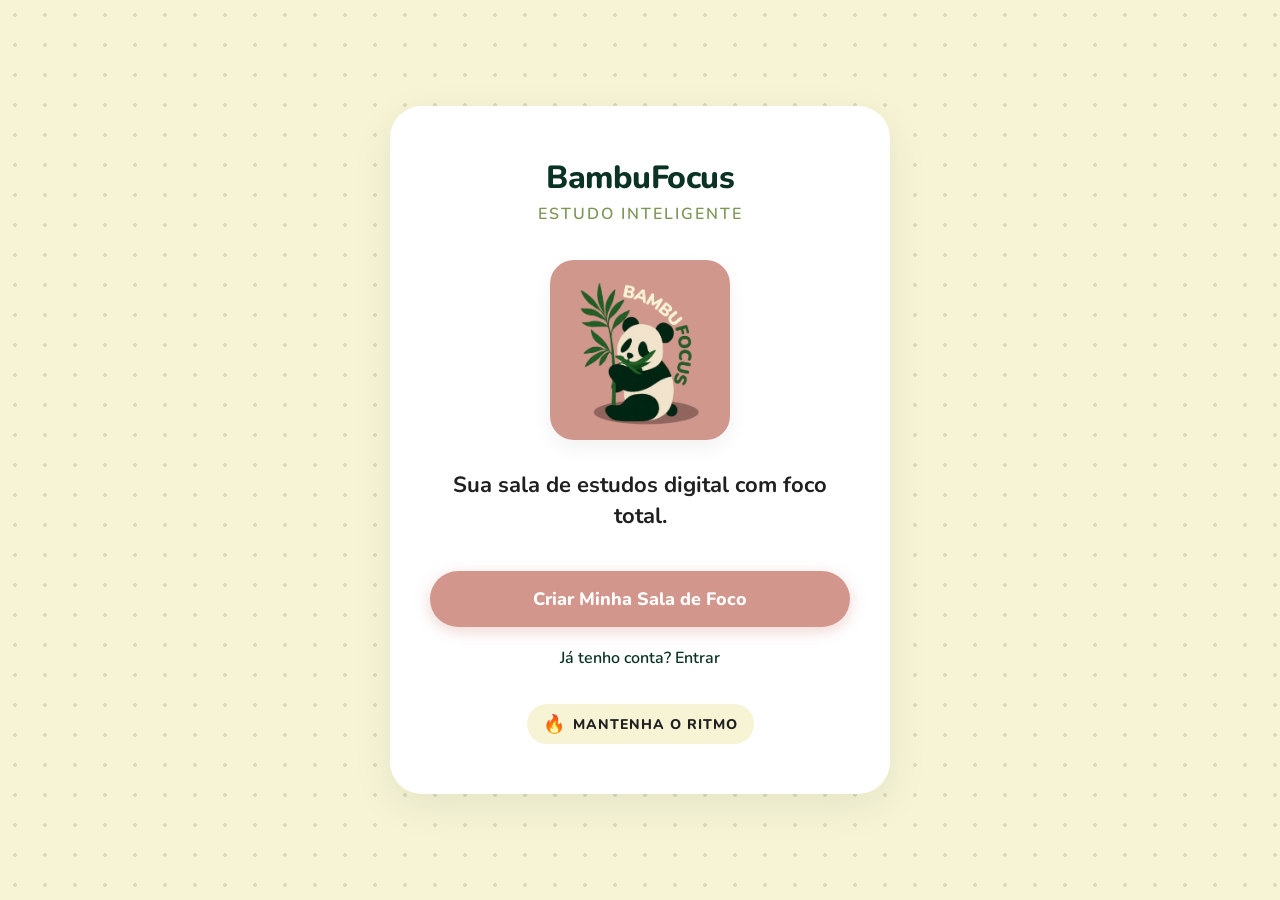
<file: index.html>
<!DOCTYPE html>
<html lang="pt-BR">
<head>
    <meta charset="UTF-8">
    <meta name="viewport" content="width=device-width, initial-scale=1.0">
    <title>BambuFocus | Estudo Inteligente</title>
    <link rel="preconnect" href="https://fonts.googleapis.com">
    <link rel="preconnect" href="https://fonts.gstatic.com" crossorigin>
    <link href="https://fonts.googleapis.com/css2?family=Nunito:wght@300;400;600;700;800&display=swap" rel="stylesheet">
    <link rel="stylesheet" href="global.css">
    <link rel="stylesheet" href="auth.css">
</head>
<body class="auth-body">

    <div class="app-card">
        
        <header class="app-header">
            <h1 class="logo-text">BambuFocus</h1>
            <span class="tagline">Estudo Inteligente</span>
        </header>

        <main class="app-hero">
            <img src="assets/bambufocus-logo-curvo.png" alt="Logo BambuFocus Panda" class="hero-logo">
            <h2 class="hero-title">Sua sala de estudos digital com foco total.</h2>
        </main>

        <footer class="app-actions">
            <a href="cadastro.html" class="btn-primary" style="display: block; text-decoration: none;">Criar Minha Sala de Foco</a>
            <a href="login.html" class="login-link">Já tenho conta? Entrar</a>
            
            <div class="foguinho-container">
                <span class="foguinho-icon">🔥</span>
                <span class="foguinho-text">MANTENHA O RITMO</span>
            </div>
        </footer>

    </div>

</body>
</html>
</file>
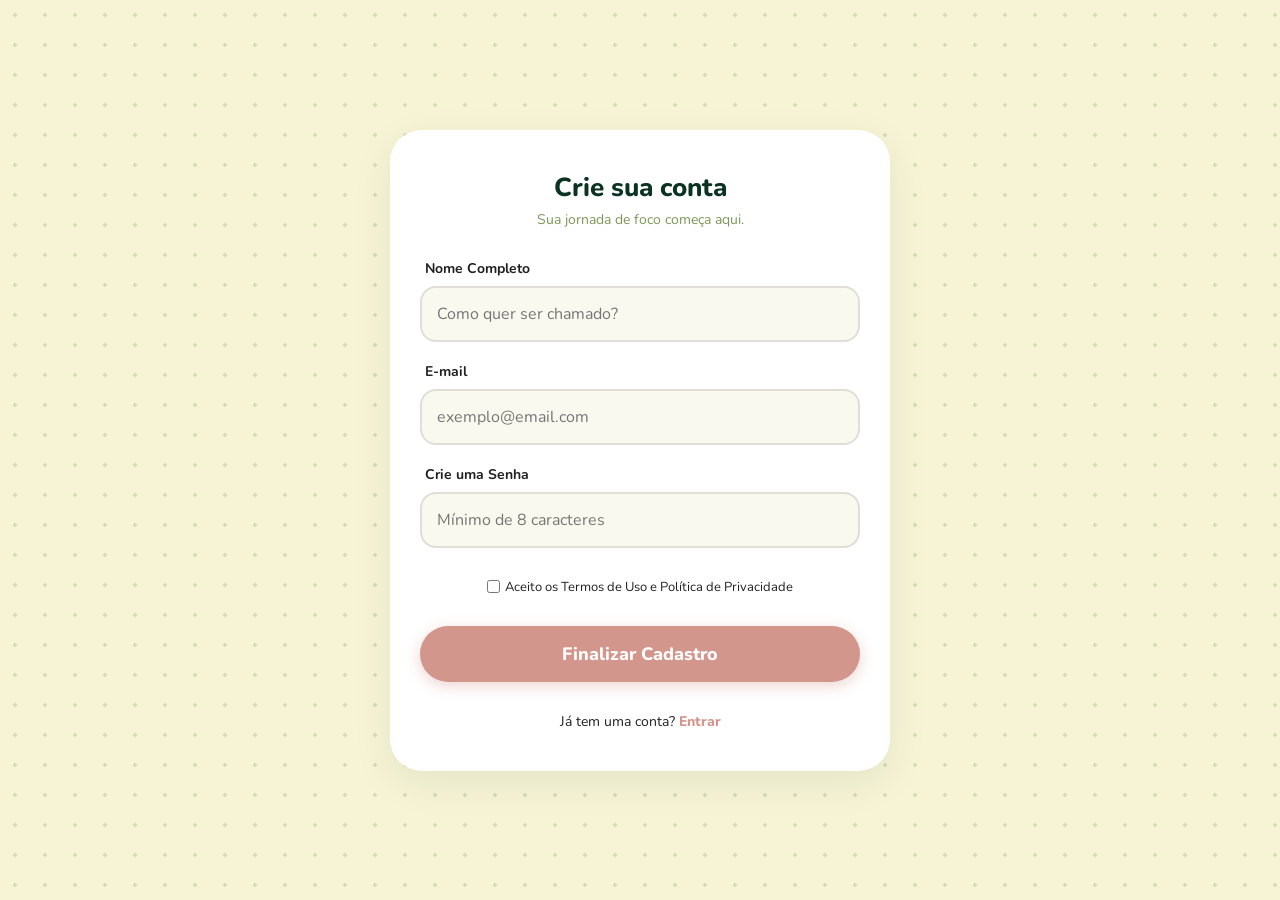
<file: cadastro.html>
<!DOCTYPE html>
<html lang="pt-BR">
<head>
    <meta charset="UTF-8">
    <meta name="viewport" content="width=device-width, initial-scale=1.0">
    <title>Cadastro | BambuFocus</title>
    <link rel="preconnect" href="https://fonts.googleapis.com">
    <link rel="preconnect" href="https://fonts.gstatic.com" crossorigin>
    <link href="https://fonts.googleapis.com/css2?family=Nunito:wght@300;400;600;700;800&display=swap" rel="stylesheet">
    
   <link rel="stylesheet" href="global.css">
    <link rel="stylesheet" href="auth.css">
</head>
<body class="auth-body">

    <div class="app-card login-card">
        
        <header class="auth-header">
            <h2 class="auth-title">Crie sua conta</h2>
            <p class="auth-subtitle">Sua jornada de foco começa aqui.</p>
        </header>

        <form class="auth-form">
            
            <div class="input-group">
                <label for="nome">Nome Completo</label>
                <input type="text" id="nome" placeholder="Como quer ser chamado?" required>
            </div>

            <div class="input-group">
                <label for="email">E-mail</label>
                <input type="email" id="email" placeholder="exemplo@email.com" required>
            </div>

            <div class="input-group">
                <label for="password">Crie uma Senha</label>
                <input type="password" id="password" placeholder="Mínimo de 8 caracteres" minlength="8" required>
            </div>

            <div class="form-options" style="margin-top: 10px; justify-content: center;">
                <label class="remember-me">
                    <input type="checkbox" required> Aceito os Termos de Uso e Política de Privacidade
                </label>
            </div>

            <button type="submit" class="btn-primary">Finalizar Cadastro</button>

        </form>

        <footer class="auth-footer" style="text-align: center;">
            <p>Já tem uma conta? <a href="login.html" class="signup-link">Entrar</a></p>
        </footer>

    </div>

</body>
</html>
</file>
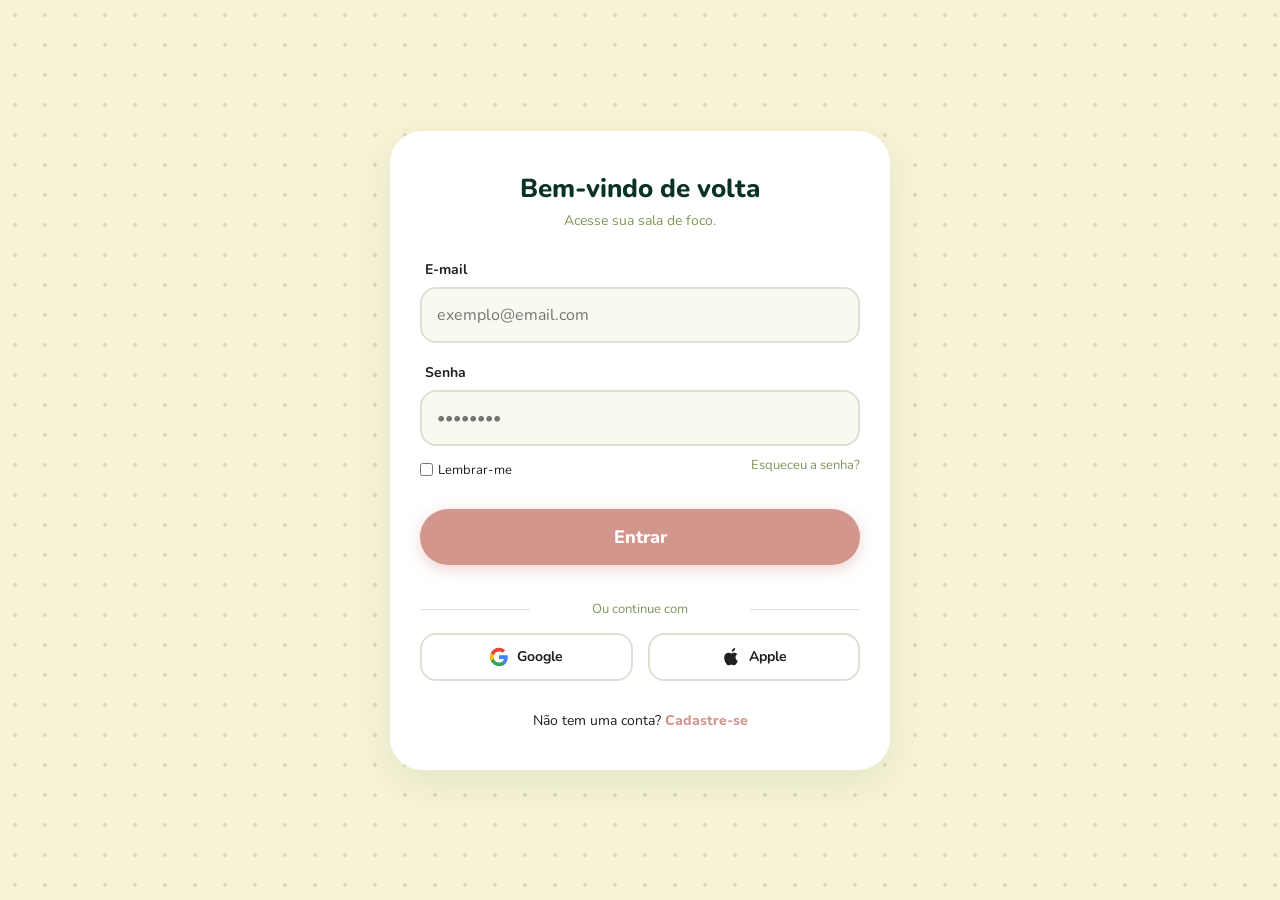
<file: login.html>
<!DOCTYPE html>
<html lang="pt-BR">
<head>
    <meta charset="UTF-8">
    <meta name="viewport" content="width=device-width, initial-scale=1.0">
    <title>Entrar | BambuFocus</title>
    <link rel="preconnect" href="https://fonts.googleapis.com">
    <link rel="preconnect" href="https://fonts.gstatic.com" crossorigin>
    <link href="https://fonts.googleapis.com/css2?family=Nunito:wght@300;400;600;700;800&display=swap" rel="stylesheet">
    
   <link rel="stylesheet" href="global.css">
    <link rel="stylesheet" href="auth.css">
</head>
<body class="auth-body">

    <div class="app-card login-card">
        
        <header class="auth-header">
            <h2 class="auth-title">Bem-vindo de volta</h2>
            <p class="auth-subtitle">Acesse sua sala de foco.</p>
        </header>

       <form class="auth-form">
            
            <div class="input-group">
                <label for="email">E-mail</label>
                <input type="email" id="email" placeholder="exemplo@email.com" required>
            </div>

            <div class="input-group">
                <label for="password">Senha</label>
                <input type="password" id="password" placeholder="••••••••" required>
            </div>

            <div class="form-options">
                <label class="remember-me">
                    <input type="checkbox"> Lembrar-me
                </label>
                <a href="#" class="forgot-password">Esqueceu a senha?</a>
            </div>

            <button type="submit" class="btn-primary">Entrar</button>

            <div class="social-login-section">
                <p class="social-text">Ou continue com</p>
                <div class="social-buttons">
                    
                    <button type="button" class="btn-social google-btn">
                        <svg class="social-icon" xmlns="http://www.w3.org/2000/svg" viewBox="0 0 24 24">
                            <path fill="#4285F4" d="M22.56 12.25c0-.78-.07-1.53-.2-2.25H12v4.26h5.92c-.26 1.37-1.04 2.53-2.21 3.31v2.77h3.57c2.08-1.92 3.28-4.74 3.28-8.09z"/>
                            <path fill="#34A853" d="M12 23c2.97 0 5.46-.98 7.28-2.66l-3.57-2.77c-.98.66-2.23 1.06-3.71 1.06-2.86 0-5.29-1.93-6.16-4.53H2.18v2.84C3.99 20.53 7.7 23 12 23z"/>
                            <path fill="#FBBC05" d="M5.84 14.09c-.22-.66-.35-1.36-.35-2.09s.13-1.43.35-2.09V7.06H2.18C1.43 8.55 1 10.22 1 12s.43 3.45 1.18 4.94l2.85-2.22.81-.63z"/>
                            <path fill="#EA4335" d="M12 5.38c1.62 0 3.06.56 4.21 1.64l3.15-3.15C17.45 2.09 14.97 1 12 1 7.7 1 3.99 3.47 2.18 7.06l3.66 2.84c.87-2.6 3.3-4.52 6.16-4.52z"/>
                        </svg>
                        Google
                    </button>

                    <button type="button" class="btn-social apple-btn">
                        <svg class="social-icon" xmlns="http://www.w3.org/2000/svg" viewBox="0 0 24 24">
                            <path fill="currentColor" d="M18.71 19.5c-.83 1.24-1.71 2.45-3.05 2.47-1.34.03-1.77-.79-3.29-.79-1.53 0-2 .77-3.27.82-1.31.05-2.3-1.32-3.14-2.53C4.25 17 2.94 12.45 4.7 9.39c.87-1.52 2.43-2.48 4.12-2.51 1.28-.02 2.5.87 3.29.87.78 0 2.26-1.07 3.81-.91.65.03 2.47.26 3.64 1.98-.09.06-2.17 1.28-2.15 3.81.03 3.02 2.65 4.03 2.68 4.04-.03.07-.42 1.44-1.38 2.83M15.97 4.17c.66-.81 1.11-1.93.99-3.06-1 .04-2.21.67-2.93 1.49-.64.74-1.2 1.88-1.05 2.99 1.11.09 2.24-.55 2.99-1.42z"/>
                        </svg>
                        Apple
                    </button>
                </div>
            </div>

        </form>

        <footer class="auth-footer">
            <p>Não tem uma conta? <a href="#" class="signup-link">Cadastre-se</a></p>
        </footer>

    </div>

</body>
</html>
</file>
<file: global.css>
:root {
    --verde-escuro: #0a3323;
    --verde-bambu: #7d9757;
    --creme: #f7f4d5;
    --rosa-poeira: #d3968c;
    --azul-petroleo: #115361;
    --quase-preto: #202020;
    --branco-puro: #ffffff;
}

* {
    margin: 0;
    padding: 0;
    box-sizing: border-box;
    font-family: 'Nunito', sans-serif;
}

body {
    background-color: var(--creme);
}

.btn-primary {
    background-color: var(--rosa-poeira);
    color: var(--branco-puro);
    font-size: 18px; 
    font-weight: 800; 
    border: none;
    padding: 16px 20px; 
    border-radius: 100px;
    cursor: pointer;
    transition: all 0.3s ease;
    width: 100%;
    box-shadow: 0 4px 15px rgba(211, 150, 140, 0.4);
    text-align: center;
}

.btn-primary:hover {
    background-color: var(--azul-petroleo);
    transform: translateY(-2px);
    box-shadow: 0 6px 20px rgba(17, 83, 97, 0.3);
}

.btn-outline {
    background-color: transparent;
    color: var(--rosa-poeira);
    border: 2px solid var(--rosa-poeira);
    box-shadow: none;
}

.btn-outline:hover {
    background-color: var(--rosa-poeira);
    color: var(--branco-puro);
    box-shadow: 0 4px 15px rgba(211, 150, 140, 0.4);
}

.btn-primary:hover {
    background: linear-gradient(180deg, rgba(255,255,255,0.2) 0%, rgba(255,255,255,0) 100%), var(--azul-petroleo);
    transform: translateY(-2px);
    box-shadow: 
        inset 0 3px 4px rgba(255, 255, 255, 0.6),
        inset 0 -3px 4px rgba(0, 0, 0, 0.15),
        0 10px 25px rgba(17, 83, 97, 0.4);
}
</file>
<file: auth.css>
.auth-body {
    background-image: radial-gradient(rgba(125, 151, 87, 0.25) 2px, transparent 2px);
    background-size: 30px 30px;
    display: flex;
    justify-content: center;
    align-items: center;
    min-height: 100vh;
    padding: 20px;
}

.app-card {
    background-color: var(--branco-puro);
    width: 100%;
    max-width: 500px; 
    border-radius: 32px; 
    box-shadow: 0 12px 40px rgba(10, 51, 35, 0.08); 
    padding: 50px 40px; 
    display: flex;
    flex-direction: column;
    align-items: center;
}

.app-header {
    display: flex;
    flex-direction: column;
    align-items: center;
    margin-bottom: 35px;
    gap: 4px;
}

.logo-text {
    font-size: 32px; 
    font-weight: 800; 
    color: var(--verde-escuro);
    letter-spacing: -0.5px;
}

.tagline {
    font-size: 16px;
    font-weight: 600; 
    color: var(--verde-bambu);
    text-transform: uppercase;
    letter-spacing: 2px;
}

.app-hero {
    text-align: center;
    margin-bottom: 40px;
    display: flex;
    flex-direction: column;
    align-items: center;
}

.hero-logo {
    width: 180px; 
    height: auto;
    margin-bottom: 30px;
    border-radius: 24px; 
    box-shadow: 0 8px 20px rgba(0,0,0,0.06);
}

.hero-title {
    font-size: 22px; 
    font-weight: 700; 
    color: var(--quase-preto);
    line-height: 1.4;
    max-width: 90%;
}

.app-actions {
    width: 100%;
    display: flex;
    flex-direction: column;
    align-items: center;
    gap: 20px;
}

.login-link {
    font-size: 16px;
    font-weight: 600; 
    color: var(--verde-escuro);
    text-decoration: none;
    transition: color 0.3s ease;
}

.login-link:hover {
    color: var(--verde-bambu);
}

.foguinho-container {
    margin-top: 15px;
    display: flex;
    align-items: center;
    gap: 8px;
    background-color: var(--creme);
    padding: 8px 16px;
    border-radius: 20px;
}

.foguinho-icon {
    font-size: 18px;
}

.foguinho-text {
    font-size: 14px;
    font-weight: 800; 
    color: var(--quase-preto);
    letter-spacing: 1px;
}

.login-card {
    padding: 40px 30px;
}

.auth-header {
    text-align: center;
    margin-bottom: 30px;
}

.auth-title {
    font-size: 26px;
    font-weight: 800;
    color: var(--verde-escuro);
}

.auth-subtitle {
    font-size: 14px;
    color: var(--verde-bambu);
    margin-top: 5px;
}

.auth-form {
    width: 100%;
    display: flex;
    flex-direction: column;
    gap: 20px;
}

.input-group {
    display: flex;
    flex-direction: column;
    gap: 8px;
    text-align: left;
}

.input-group label {
    font-size: 14px;
    font-weight: 700;
    color: var(--quase-preto);
    padding-left: 5px;
}

.input-group input {
    width: 100%;
    padding: 15px;
    border-radius: 16px;
    border: 2px solid #e0dfd5; 
    background-color: #faf9f0; 
    font-size: 16px;
    color: var(--quase-preto);
    outline: none;
    transition: border-color 0.3s ease;
}

.input-group input:focus {
    border-color: var(--verde-bambu);
}

.forgot-password {
    font-size: 13px;
    color: var(--verde-bambu);
    text-align: right;
    text-decoration: none;
    margin-top: -10px; 
}

.auth-footer {
    margin-top: 30px;
    font-size: 14px;
    color: var(--quase-preto);
}

.signup-link {
    color: var(--rosa-poeira);
    font-weight: 800;
    text-decoration: none;
}

.form-options {
    display: flex;
    justify-content: space-between;
    align-items: center;
    margin-top: -5px;
    margin-bottom: 10px;
}

.remember-me {
    font-size: 13px;
    color: var(--quase-preto);
    display: flex;
    align-items: center;
    gap: 5px;
    cursor: pointer;
}

.social-login-section {
    margin-top: 15px;
    text-align: center;
}

.social-text {
    font-size: 13px;
    color: var(--verde-bambu);
    margin-bottom: 15px;
    position: relative;
}

.social-text::before,
.social-text::after {
    content: "";
    position: absolute;
    top: 50%;
    width: 25%;
    height: 1px;
    background-color: #e0dfd5;
}

.social-text::before { left: 0; }
.social-text::after { right: 0; }

.social-buttons {
    display: flex;
    gap: 15px;
    justify-content: center;
}

.btn-social {
    flex: 1; 
    background-color: var(--branco-puro);
    border: 2px solid #e0dfd5;
    padding: 12px;
    border-radius: 16px;
    font-size: 14px;
    font-weight: 700;
    color: var(--quase-preto);
    cursor: pointer;
    display: flex;
    align-items: center;
    justify-content: center;
    gap: 8px;
    transition: background-color 0.3s ease;
}

.btn-social:hover {
    background-color: #faf9f0;
}

.btn-social .icon {
    font-size: 18px;
}

.social-icon {
    width: 20px;
    height: 20px;
    display: inline-block;
    vertical-align: middle;
}

.apple-btn {
    color: var(--quase-preto);
}
</file>
